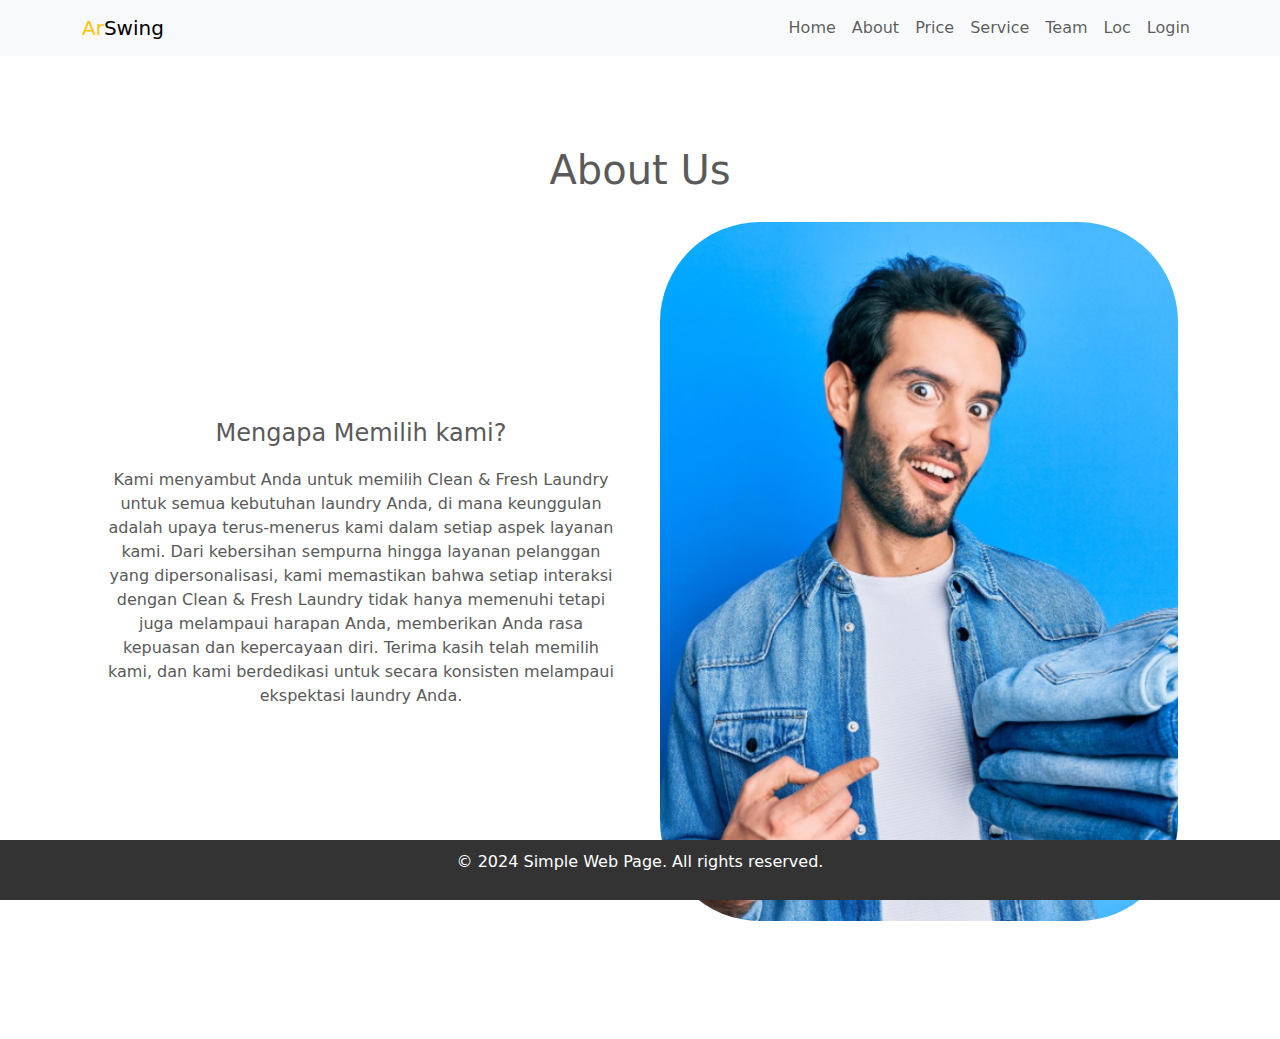
<file: Refisi Web/About.html>
<!DOCTYPE html>
<html lang="en">
    <head>
        <meta charset="UTF-8">
        <meta name="viewport" content="width=device-width, initial-scale=1.0">
        <title>Bootstra </title>
        <link rel="stylesheet" href="css/aboutstyle.css">
        <!-- Bootstrap CSS -->
        <link href="https://cdn.jsdelivr.net/npm/bootstrap@5.3.0-alpha1/dist/css/bootstrap.min.css" rel="stylesheet">
        <!-- Bootstrap Icons CSS -->
        <link rel="stylesheet" href="https://cdn.jsdelivr.net/npm/bootstrap-icons/font/bootstrap-icons.css">
        <!-- Custom CSS -->
        <link href="carousel.css" rel="stylesheet">
        <link href='https://unpkg.com/boxicons@2.1.4/css/boxicons.min.css' rel='stylesheet'>
    </head>
<body>
    <nav class="navbar navbar-expand-lg navbar-light bg-light fixed-top">
        <div class="container">
        <a class="navbar-brand" href="#"><span class="text-warning">Ar</span>Swing</a>
        <button class="navbar-toggler" type="button" data-bs-toggle="collapse" data-bs-target="#navbarSupportedContent" aria-controls="navbarSupportedContent" aria-expanded="false" aria-label="Toggle navigation">
            <span class="navbar-toggler-icon"></span>
        </button>
        <div class="collapse navbar-collapse" id="navbarSupportedContent">
            <ul class="navbar-nav ms-auto mb-2 mb-lg-0">
            <li class="nav-item">
                <a class="nav-link" href="index.html">Home</a>
            </li>
            <li class="nav-item">
                <a class="nav-link" href="About.html">About</a>
            </li> 
            <li class="nav-item">
                <a class="nav-link" href="Price.html">Price</a>
            </li> 
            <li class="nav-item">
                <a class="nav-link" href="Newest.html">Service</a>
            </li>
            <li class="nav-item">
                <a class="nav-link" href="Team.html">Team</a>
            </li> 
            <li class="nav-item">
                <a class="nav-link" href="Loc.html">Loc</a>
            </li>        
            <li class="nav-item">
                <a class="nav-link" href="Login.html">Login</a>
            </li>        
            </ul>
        </div>
        </div>
    </nav>
    <section class="about">
        <div class="heading">
            <h1><br>About Us</h1>
        </div>
        <div class="container">
            <div class="hero-content">
                <h2>Mengapa Memilih kami?</h2>
                <p>
                    Kami menyambut Anda untuk memilih Clean & Fresh Laundry untuk semua kebutuhan laundry Anda, di mana keunggulan adalah upaya terus-menerus kami dalam setiap aspek layanan kami. Dari kebersihan sempurna hingga layanan pelanggan yang dipersonalisasi, kami memastikan bahwa setiap interaksi dengan Clean & Fresh Laundry tidak hanya memenuhi tetapi juga melampaui harapan Anda, memberikan Anda rasa kepuasan dan kepercayaan diri. Terima kasih telah memilih kami, dan kami berdedikasi untuk secara konsisten melampaui ekspektasi laundry Anda.
                </p>
            </div>
            <div class="image">
                <img src="image/about.png" style="border-radius: 100px;">
            </div>
        </div>
    </section>
<!-- Bootstrap JS bundle -->
<script src="https://cdn.jsdelivr.net/npm/bootstrap@5.3.0-alpha1/dist/js/bootstrap.bundle.min.js"></script>
<footer>
    <p>&copy; 2024 Simple Web Page. All rights reserved.</p>
</footer>
</body>
</html>
</file>
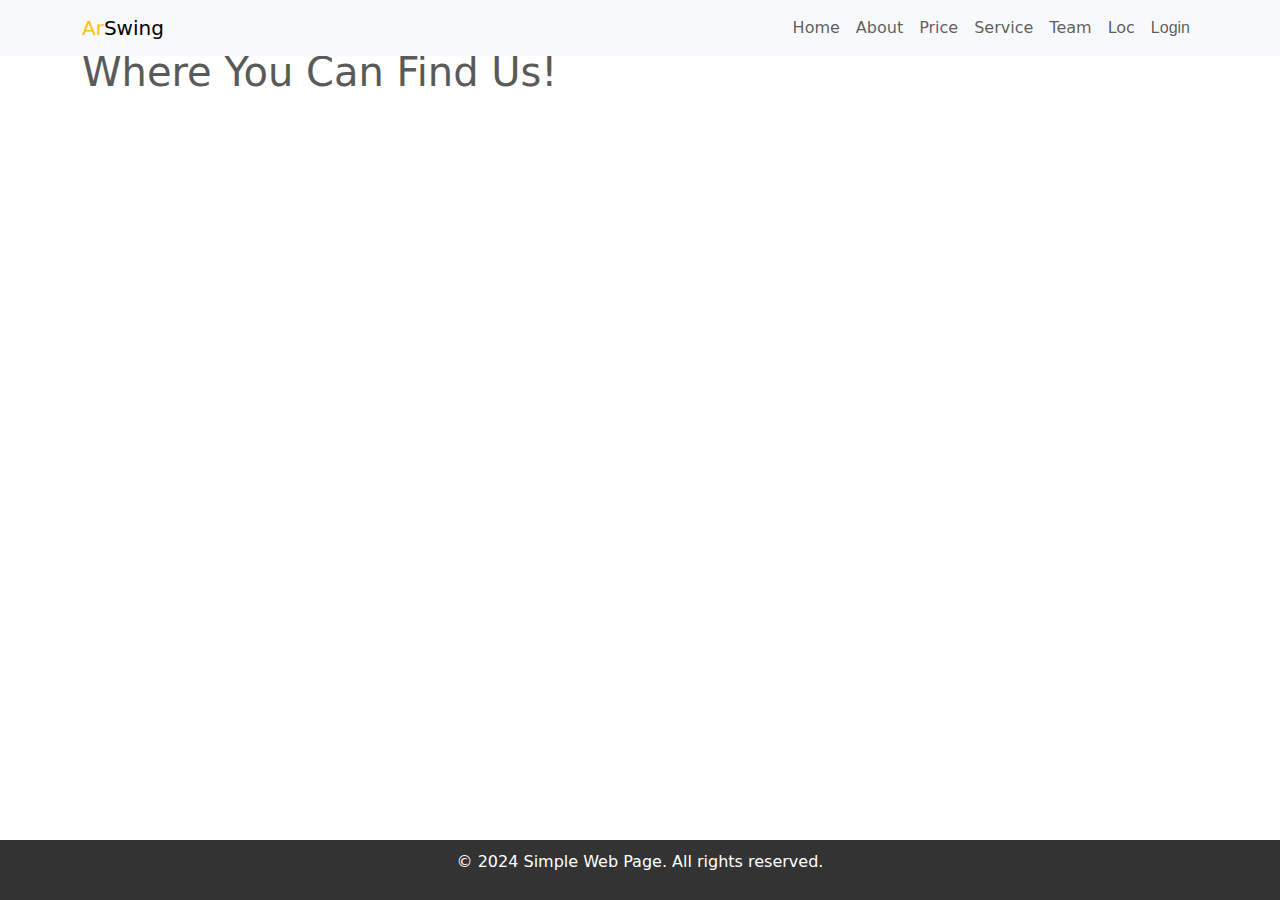
<file: Refisi Web/Loc.html>
<!DOCTYPE html>
<html lang="en">
<head>
    <meta charset="UTF-8">
    <meta name="viewport" content="width=device-width, initial-scale=1.0">
    <title>Loc page</title>
</head>
<body>
    <!DOCTYPE html>
    <html lang="en">
    <head>
        <meta charset="UTF-8">
        <meta name="viewport" content="width=device-width, initial-scale=1.0">
        <title>Bootstrap 5 Responsive Landing Page Design</title>
        
        <!-- Bootstrap CSS -->
        <link href="https://cdn.jsdelivr.net/npm/bootstrap@5.3.0-alpha1/dist/css/bootstrap.min.css" rel="stylesheet">
        <!-- Bootstrap Icons CSS -->
        <link rel="stylesheet" href="https://cdn.jsdelivr.net/npm/bootstrap-icons/font/bootstrap-icons.css">
        <!-- Custom CSS -->
        <link href="carousel.css" rel="stylesheet">
    </head>
    <body>
            <nav class="navbar navbar-expand-lg navbar-light bg-light fixed-top">
                <div class="container">
                <a class="navbar-brand" href="#"><span class="text-warning">Ar</span>Swing</a>
                <button class="navbar-toggler" type="button" data-bs-toggle="collapse" data-bs-target="#navbarSupportedContent" aria-controls="navbarSupportedContent" aria-expanded="false" aria-label="Toggle navigation">
                    <span class="navbar-toggler-icon"></span>
                </button>
                <div class="collapse navbar-collapse" id="navbarSupportedContent">
                    <ul class="navbar-nav ms-auto mb-2 mb-lg-0">
                    <li class="nav-item">
                        <a class="nav-link" href="index.html">Home</a>
                    </li>
                    <li class="nav-item">
                        <a class="nav-link" href="About.html">About</a>
                    </li> 
                    <li class="nav-item">
                        <a class="nav-link" href="Price.html">Price</a>
                    </li> 
                    <li class="nav-item">
                        <a class="nav-link" href="Newest.html">Service</a>
                    </li>
                    <li class="nav-item">
                        <a class="nav-link" href="Team.html">Team</a>
                    </li> 
                    <li class="nav-item">
                        <a class="nav-link" href="Loc.html">Loc</a>
                    </li>
                    <li class="nav-item">
                        <a class="nav-link" href="Login.html" style="font-family: Impact, Haettenschweiler, 'Arial Narrow Bold', sans-serif;">Login</a>
                    </li>                
                    </ul>
                </div>
                </div>
            </nav>
        <!-- Bootstrap JS bundle -->
        <script src="https://cdn.jsdelivr.net/npm/bootstrap@5.3.0-alpha1/dist/js/bootstrap.bundle.min.js"></script>
    <div class="container" id="Loc">
        <h1>Where You Can <span>Find Us!</span></h1>
        <iframe src="https://www.google.com/maps/embed?pb=!1m18!1m12!1m3!1d15954.389269850524!2d124.97367463092593!3d1.4175242283911365!2m3!1f0!2f0!3f0!3m2!1i1024!2i768!4f13.1!3m3!1m2!1s0x32870a95df6309dd%3A0x21d86e4847556add!2sUniversitas%20Klabat!5e0!3m2!1sen!2sid!4v1711332989896!5m2!1sen!2sid" width="1290" height="500" style="border:0;" allowfullscreen="" loading="lazy" referrerpolicy="no-referrer-when-downgrade" ></iframe>
    </div>
    <br><br>
<footer>
    <p>&copy; 2024 Simple Web Page. All rights reserved.</p>
</footer>
</body>
</html>
</file>
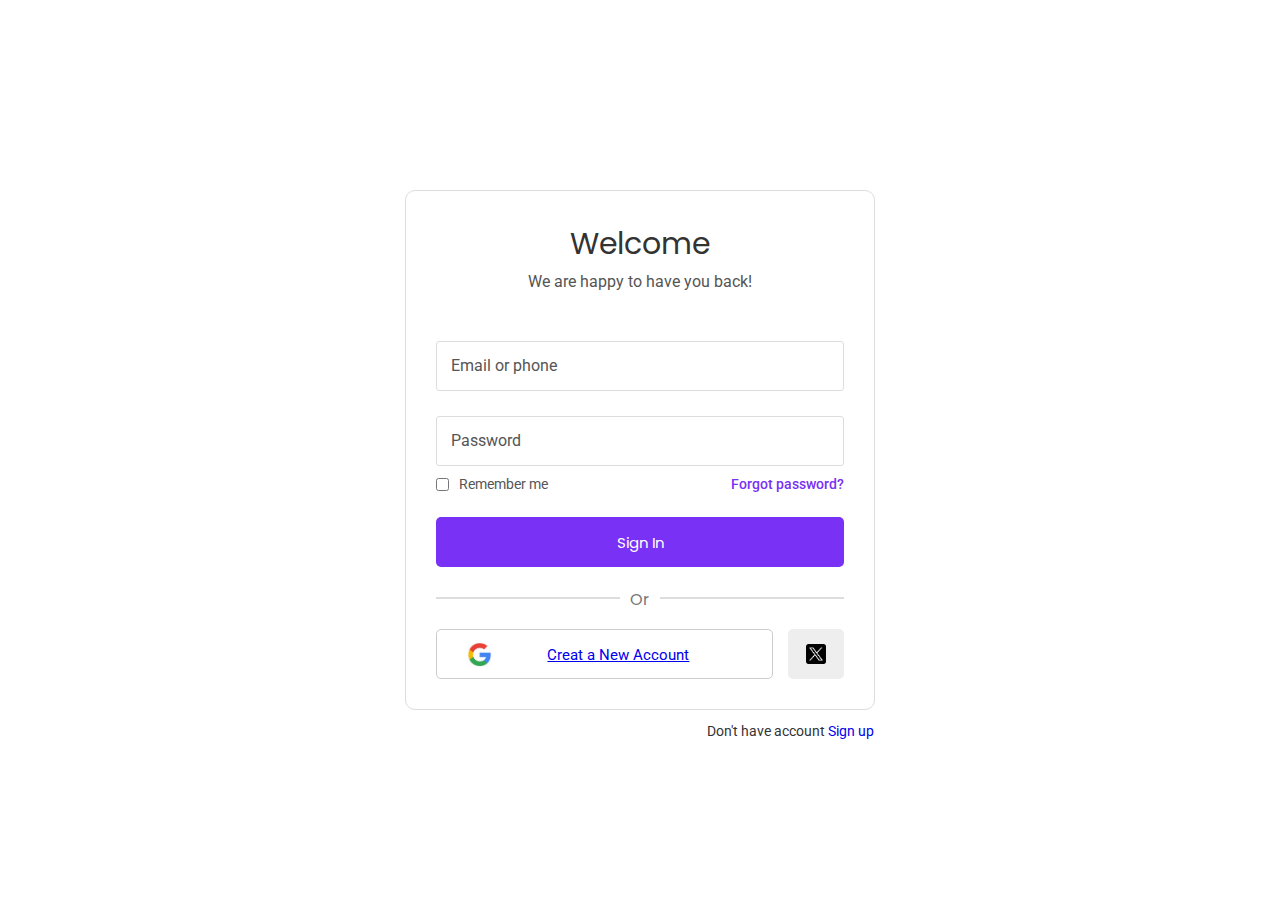
<file: Refisi Web/Login.html>
<!DOCTYPE html>
<html lang="en">
<head>
    <meta charset="UTF-8">
    <meta name="viewport" content="width=device-width, initial-scale=1.0">
    <title>Login</title>
    <link rel="stylesheet" href="login.css">
</head>
<body>
    <div class="login-box">
        <div class="login-header">
            <header>Welcome</header>
            <p>We are happy to have you back!</p>
        </div>
        <div class="input-box">
            <input type="text" class="input-field" id="email" autocomplete="off" required>
            <label for="email">Email or phone</label>
        </div>
        <div class="input-box">
            <input type="password" class="input-field" id="password" autocomplete="off" required>
            <label for="password">Password</label>
        </div>
        <div class="forgot">
            <section>
                <input type="checkbox" id="check">
                <label for="check">Remember me</label>
            </section>
            <section>
                <a href="#" class="forgot-link">Forgot password?</a>
            </section>
        </div>
        <div class="input-box">
            <input type="submit" class="input-submit" value="Sign In" id="sign-in-btn">
        </div>
        <div class="middle-text">
            <hr>
            <p class="or-text">Or</p>
        </div>
        <div class="social-sign-in">
            <button class="input-google">
                <img src="image/gg.png" alt="">
                <p><a href="https://accounts.google.com/lifecycle/steps/signup/name?continue=https://mail.google.com/mail/&ddm=0&dsh=S-570270770:1714875490365343&ec=asw-gmail-globalnav-create&flowEntry=SignUp&flowName=GlifWebSignIn&service=mail&theme=mn&TL=ALv_Gf-vjS6BCgKHDTZ25RsRiBTaIqYVSO4OWPZLEO0kzSFXwBtXW4152Oa6Ozj7">Creat a New Account</a></p>
            </button>
            <button class="input-twitter">
                <img src="image/tw.png" alt="">
            </button>
        </div>
        <div class="sign-up">
            <p>Don't have account <a href="https://accounts.google.com/v3/signin/identifier?continue=https%3A%2F%2Fmail.google.com%2Fmail%2F&ifkv=AaSxoQxPhnma00Wzh78gkTxLQvzKv3ujv6abBkQpq-9HleSUL9yvIHOJEgKNAcZrTVKgVN7VLYYb&rip=1&sacu=1&service=mail&flowName=GlifWebSignIn&flowEntry=ServiceLogin&dsh=S1091085576%3A1714875396023725&theme=mn&ddm=0">Sign up</a></p>
        </div>
    </div>

    <script>
        document.getElementById('sign-in-btn').addEventListener('click', function() {
            window.location.href = 'index.html'; // Redirect to index.html
        });
    </script>
</body>
</html>
</file>
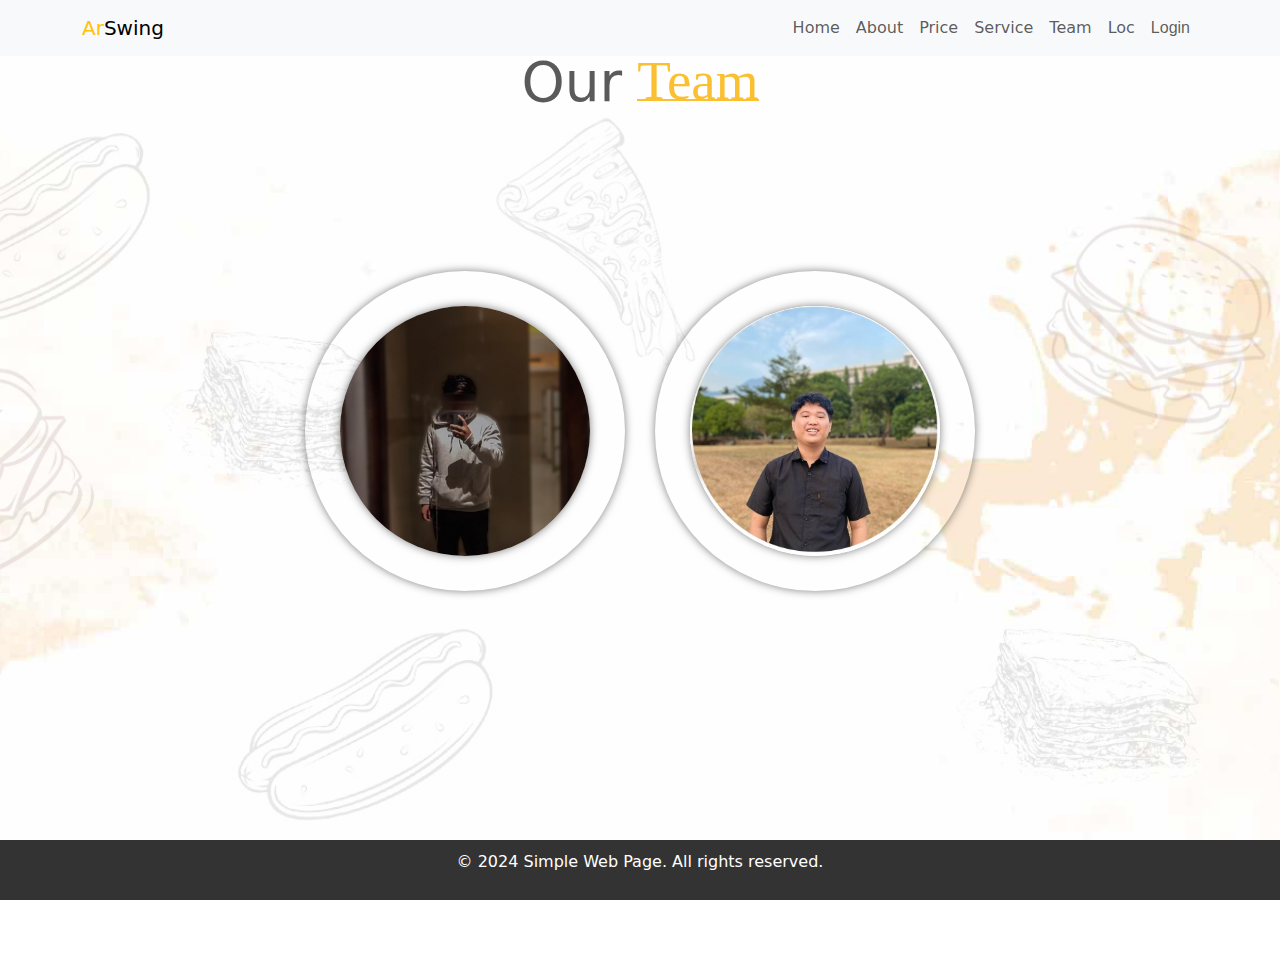
<file: Refisi Web/Team.html>
<!DOCTYPE html>
<html lang="en">
<head>
    <meta charset="UTF-8">
    <meta name="viewport" content="width=device-width, initial-scale=1.0">
    <!-- Bootstrap CSS -->
    <link href="https://cdn.jsdelivr.net/npm/bootstrap@5.3.0-alpha1/dist/css/bootstrap.min.css" rel="stylesheet">
    <!-- Bootstrap Icons CSS -->
    <link rel="stylesheet" href="https://cdn.jsdelivr.net/npm/bootstrap-icons/font/bootstrap-icons.css">
    <!-- Custom CSS -->
    <link href="carousel.css" rel="stylesheet">
    <title>Team page</title>
</head>
<style>
    .team {
    width: 100%;
    height: 90vh;
    background-image: url(image/bg1.jpg);
    background-size: cover;
    background-position: center;
}

.team h1 {
    display: flex;
    align-items: center;
    justify-content: center;
    font-size: 55px;
    margin-bottom: 50px;
}

.team h1 span {
    color: #fac031;
    margin-left: 15px;
    font-family: mv boli;
}

.team h1 span::after {
    content: '';
    width: 100%;
    height: 2px;
    background: #fac031;
    display: block;
    position: relative;
    bottom: 15px;
}

.team .team_box {
    width: 100%;
    margin: 0 auto;
    display: flex;
    flex-wrap: wrap;
    align-items: center;
    justify-content: center;
    position: relative;
    top: 13%;
}

.team .team_box .profile {
    width: calc(50% - 30px);
    max-width: 320px;
    height: 320px;
    border-radius: 50%;
    margin: 0 15px 30px;
    display: flex;
    align-items: center;
    justify-content: center;
    position: relative;
    box-shadow: 0 0 8px rgba(0, 0, 0, 0.5);
    transition: 0.4s;
}

.team .team_box .profile:hover {
    border-radius: 20px;
    height: 320px;
}

.team .team_box .profile img {
    width: 250px;
    height: 250px;
    object-fit: cover;
    object-position: center;
    border-radius: 50%;
    cursor: pointer;
    box-shadow: 0 0 8px rgba(0, 0, 0, 0.5);
    z-index: 2;
    transition: 0.4s;
}

.team .team_box .profile:hover img {
    border-radius: 20px;
    margin-top: -230px;
}

.team .team_box .profile .info {
    position: absolute;
    text-align: center;
    top: 25%;
    transition: 0.4s;
}

.team .team_box .profile:hover .info {
    top: 60%;
}

.team .team_box .profile .info .name {
    color: #fac031;
    margin-bottom: 15px;
}

.team .team_box .profile .info .bio {
    width: 70%;
    text-align: center;
    margin: 0 auto 10px auto;
}

.team .team_box .profile .info .team_icon i {
    margin: 10px 5px 5px 0;
    cursor: pointer;
    transition: 0.3s;
}

.team .team_box .profile .info .team_icon i:hover {
    color: #fac031;
}

@media (max-width: 768px) {
    .team h1 {
        font-size: 40px;
    }
    .team .team_box .profile {
        width: calc(100% - 30px);
    }
}


/* Media Queries for responsiveness */

@media screen and (max-width: 768px) {
    .team h1 {
        font-size: 40px;
        margin-bottom: 30px;
    }
    
    .team .team_box {
        flex-direction: column;
        top: 5%;
    }
    
    .team .team_box .profile {
        width: 80%;
        margin: 20px 0;
    }
}
</style>

<body>
    <nav class="navbar navbar-expand-lg navbar-light bg-light fixed-top">
        <div class="container">
        <a class="navbar-brand" href="#"><span class="text-warning">Ar</span>Swing</a>
        <button class="navbar-toggler" type="button" data-bs-toggle="collapse" data-bs-target="#navbarSupportedContent" aria-controls="navbarSupportedContent" aria-expanded="false" aria-label="Toggle navigation">
            <span class="navbar-toggler-icon"></span>
        </button>
        <div class="collapse navbar-collapse" id="navbarSupportedContent">
            <ul class="navbar-nav ms-auto mb-2 mb-lg-0">
            <li class="nav-item">
                <a class="nav-link" href="index.html">Home</a>
            </li>
            <li class="nav-item">
                <a class="nav-link" href="About.html">About</a>
            </li> 
            <li class="nav-item">
                <a class="nav-link" href="Price.html">Price</a>
            </li> 
            <li class="nav-item">
                <a class="nav-link" href="Newest.html">Service</a>
            </li>
            <li class="nav-item">
                <a class="nav-link" href="Team.html">Team</a>
            </li> 
            <li class="nav-item">
                <a class="nav-link" href="Loc.html">Loc</a>
            </li>
            <li class="nav-item">
                <a class="nav-link" href="Login.html" style="font-family: Impact, Haettenschweiler, 'Arial Narrow Bold', sans-serif;">Login</a>
            </li>            
            </ul>
        </div>
        </div>
    </nav>
        <!--Team-->
        <div class="team">
            <h1>Our<span>Team</span></h1> 
            <div class="team_box">
                <div class="profile">
                    <img src="image/arlan.jpg"> 
                    <div class="info">
                        <h2 class="name">Swingly</h2>
                        <p class="bio">Fakultas Ekonomi & Bisnis</p>   
                        <div class="team_icon">
                        <a href="https://www.instagram.com/sswingly12/" target="_blank">
                            <i class="fa-brands fa-instagram"></i>
                        </a>
                        </div>
                    </div>
                </div>
                <div class="profile">
                    <img src="image/lumantow.jpg">
                    <div class="info">
                        <h2 class="name">Arlan</h2>
                        <p class="bio">Fakultas Ilmu Komputer</p>
                        <div class="team_icon">
                            <a href="https://www.pornhub.com/" target="_blank">
                                <i class="fa-brands fa-instagram"></i>
                            </a>
                        </div>
                    </div>
                </div>
            </div>
        </div>
    <script src="https://cdn.jsdelivr.net/npm/bootstrap@5.3.0-alpha1/dist/js/bootstrap.bundle.min.js"></script>
    <br><br>
    <footer>
        <p>&copy; 2024 Simple Web Page. All rights reserved.</p>
    </footer></body>
</html>
</file>
<file: Refisi Web/css/aboutstyle.css>
/* General styling */
.about {
    padding: 50px 0;
    text-align: center;
  }
  
  .about .container {
    display: flex;
    flex-wrap: wrap;
    justify-content: center;
    align-items: center;
  }
  
  .about .heading {
    width: 100%;
  }
  
  .about .hero-content {
    flex: 1;
    padding: 20px;
  }
  
  .about .hero-content h2 {
    font-size: 24px;
    margin-bottom: 20px;
  }
  
  .about .image {
    flex: 1;
    padding: 20px;
  }
  
  .about .image img {
    max-width: 100%;
    height: auto;
  }
  
  /* Responsive design */
  @media screen and (max-width: 768px) {
    .about .container {
      flex-direction: column;
    }
  
    .about .hero-content,
    .about .image {
      flex-basis: 100%;
      padding: 0;
    }
  }
</file>
<file: Refisi Web/carousel.css>
/* GLOBAL STYLES
-------------------------------------------------- */
/* Padding below the footer and lighter body text */

body {
  padding-top: 3rem;
  padding-bottom: 3rem;
  color: #5a5a5a;
}


/* CUSTOMIZE THE CAROUSEL
-------------------------------------------------- */

/* Carousel base class */
.carousel {
  margin-bottom: 4rem;
}
/* Since positioning the image, we need to help out the caption */
.carousel-caption {
  bottom: 3rem;
  z-index: 10;
}

/* Declare heights because of positioning of img element */
.carousel-item {
  height: 32rem;
}
.carousel-item > img {
  position: absolute;
  top: 0;
  left: 0;
  min-width: 100%;
  height: 32rem;
}


/* MARKETING CONTENT
-------------------------------------------------- */

/* Center align the text within the three columns below the carousel */
.marketing .col-lg-4 {
  margin-bottom: 1.5rem;
  text-align: center;
}
.marketing h2 {
  font-weight: 400;
}
/* rtl:begin:ignore */
.marketing .col-lg-4 p {
  margin-right: .75rem;
  margin-left: .75rem;
}
/* rtl:end:ignore */
footer {
  background-color: #333;
  color: #fff;
  text-align: center;
  padding: 10px;
  position: fixed;
  bottom: 0;
  width: 100%;
}

/* Featurettes
------------------------- */

.featurette-divider {
  margin: 5rem 0; /* Space out the Bootstrap <hr> more */
}

/* Thin out the marketing headings */
.featurette-heading {
  font-weight: 300;
  line-height: 1;
  /* rtl:remove */
  letter-spacing: -.05rem;
}


/* RESPONSIVE CSS
-------------------------------------------------- */

@media (min-width: 40em) {
  /* Bump up size of carousel content */
  .carousel-caption p {
    margin-bottom: 1.25rem;
    font-size: 1.25rem;
    line-height: 1.4;
  }

  .featurette-heading {
    font-size: 50px;
  }
}

@media (min-width: 62em) {
  .featurette-heading {
    margin-top: 7rem;
  }
}
</file>
<file: Refisi Web/login.css>
/* ROBOTO FONT */
@import url('https://fonts.googleapis.com/css2?family=Roboto:wght@400;500&display=swap');

/* POPPINS FONT */
@import url('https://fonts.googleapis.com/css2?family=Poppins:wght@400;500&display=swap');

*{
    margin: 0;
    padding: 0;
    box-sizing: border-box;
    font-family: 'Roboto',sans-serif;
}   
body{
    display: flex;
    justify-content: center;
    align-items: center;
    min-height: 100vh;
}
.login-box{
    position: relative;
    width: 470px;
    height: 520px;
    padding: 10px 30px;
    background: #FFF;
    border: 1px solid #ddd;
    border-radius: 10px;
}
.login-header{
    display: flex;
    flex-direction: column;
    text-align: center;
    margin: 20px 0 50px 0;
}
.login-header header{
    font-family: 'Poppins', sans-serif;
    color: #333;
    font-size: 30px;
    margin-bottom: 5px;
}
.login-header p{
    color: #555;
}
.input-box{
    position: relative;
    width: 100%;
}
.input-box label{
    position: absolute;
    top: 15px;
    left: 15px;
    color: #555;
    transition: .15s ease-in-out;
}
.input-box input{
    width: 100%;
    height: 50px;
}
.input-box .input-field{
    font-size: 1em;
    color: #333;
    padding-left: 15px;
    margin-bottom: 25px;
    border: 1px solid #ddd;
    border-radius: 3px;
    outline: none;
}
.input-box input[type="password"]{
    margin-bottom: 10px;
}
.input-box .input-field:focus{
    border: 2px solid #8749F2;
}
.input-field:focus ~ label, .input-field:valid ~ label{
    top: -8px;
    left: 12px;
    font-size: 12px;
    color: #7931F5;
    background: #FFF;
    padding: 0 5px;
}
.input-field:valid ~ label{
    color: #555;
}
.forgot{
    display: flex;
    justify-content: space-between;
    margin-bottom: 25px;
}
section{
    display: flex;
    align-items: center;
    font-size: 14px;
    color: #555;
}
#check{
    margin-right: 10px;
}
section .forgot-link{
    font-weight: 500;
    text-decoration: none;
    color: #7931F5;
}
.input-submit{
    font-family: 'Poppins', sans-serif;
    font-size: 15px;
    color: #FFF;
    background: #7931F5;
    border: none;
    border-radius: 5px;
    cursor: pointer;
}
.middle-text{
    position: relative;
    width: 100%;
    margin: 30px 0;
}
.or-text{
    font-family: 'Poppins', sans-serif;
    position: absolute;
    left: 50%;
    transform: translate(-50%, -50%);
    background: #FFF;
    color: #777;
    padding: 10px;
}
hr{
    border: 1px solid #ddd;
}
.social-sign-in{
    display: flex;
    gap: 15px;
}
button{
    display: flex;
    align-items: center;
    justify-content: space-between;
    border-radius: 5px;
    cursor: pointer;
}
.input-google{
    width: 100%;
    height: 50px;
    padding: 0 30px;
    background: #FFF;
    border: 1px solid #CCC;
}
.input-google img{
    width: 25px;
}
.input-google p{
    font-family: 'Poppins', sans-serif;
    font-size: 15px;
    width: 90%;
}
.input-twitter{
    justify-content: center;
    width: 70px;
    height: 50px;
    background: #EEE;
    border: none;
}
.input-twitter img{
    width: 20px;
}
.input-google:hover,
.input-twitter:hover,
.input-submit:hover{
    opacity: 0.9;
}
.sign-up{
    position: absolute;
    bottom: -30px;
    right: 0;
}
.sign-up p{
    font-size: 14px;
    color: #333;
}
.sign-up p>a{
    text-decoration: none;
}
@media only screen and (max-width: 510px){
    .login-box{
        padding: 10px 30px;
        margin: 20px;
    }
}
@media only screen and (max-width: 415px){
    .login-box{
        padding: 10px 25px;
        margin: 15px;
    }
}
</file>
